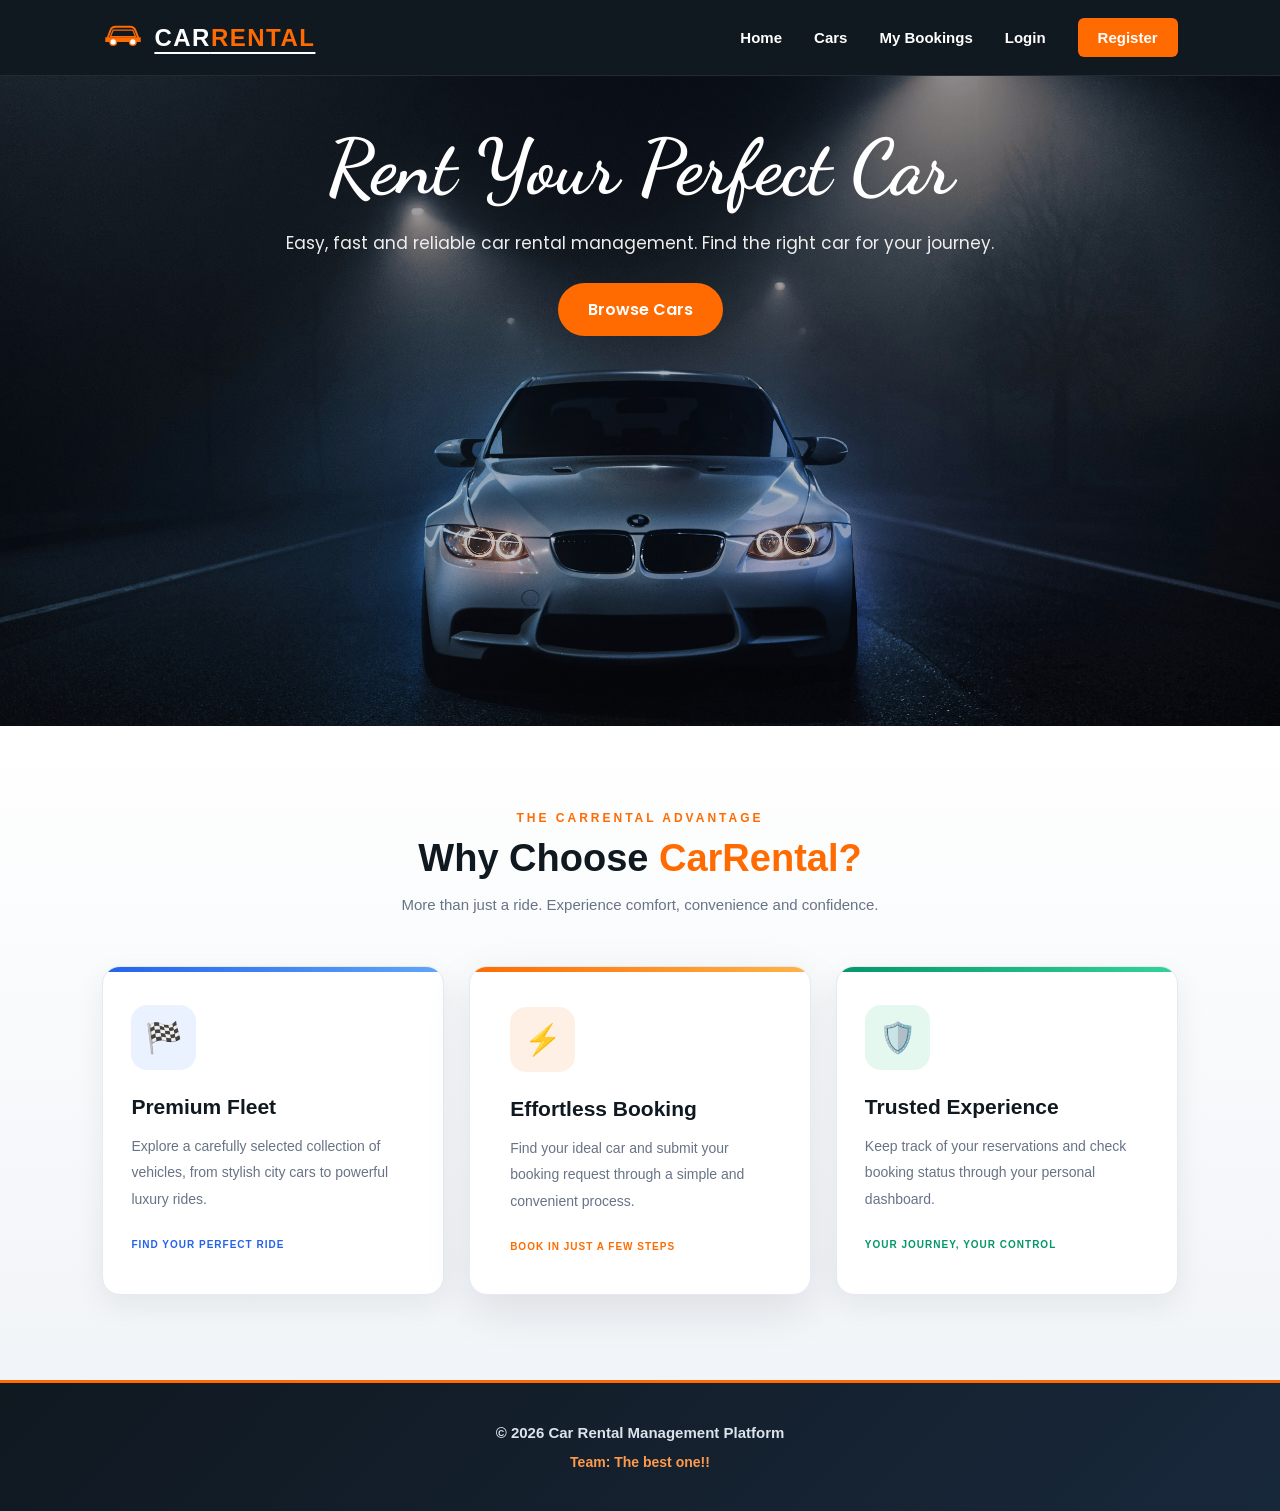
<file: index.html>
<!DOCTYPE html>
<html lang="en">
<head>
    <meta charset="UTF-8">
    <meta name="viewport" content="width=device-width, initial-scale=1.0">

    <title>Car Rental Management</title>
<link href="https://fonts.googleapis.com/css2?family=Dancing+Script:wght@700&family=Poppins:wght@400;500;600;700&display=swap" rel="stylesheet">
    <link rel="stylesheet" href="css/style.css">
</head>

<body>

    <!-- Navigation Bar -->
    <header>
        <nav class="navbar">

           <div class="logo">
    <span class="logo-mark">
    <svg viewBox="0 0 64 40" width="42" height="28"
         fill="none" xmlns="http://www.w3.org/2000/svg">
        <path d="M9 25L13 14C14 11 17 9 21 9H43C47 9 50 12 51 15L55 25"
              stroke="#ff6b00" stroke-width="3" stroke-linecap="round"/>
        <path d="M5 25H59V32H5V25Z"
              fill="#ff6b00"/>
        <path d="M17 14H47L51 24H13L17 14Z"
              fill="#101820" stroke="#ff6b00" stroke-width="2"/>
        <circle cx="17" cy="32" r="5" fill="#ffffff"
                stroke="#ff6b00" stroke-width="2"/>
        <circle cx="47" cy="32" r="5" fill="#ffffff"
                stroke="#ff6b00" stroke-width="2"/>
    </svg>
</span>
    <span class="logo-name">
        CAR<span class="logo-accent">RENTAL</span>
    </span>
</div>

<ul id="nav-links" class="nav-links">
    <li><a href="index.html">Home</a></li>
    <li><a href="cars.html">Cars</a></li>
    <li><a href="my-bookings.html">My Bookings</a></li>
    <li><a href="login.html">Login</a></li>
    <li><a href="register.html" class="nav-button">Register</a></li>
</ul>
        </nav>
    </header>


    <!-- Hero Section -->
    <section class="hero">

        <div class="hero-content">

            <h1>Rent Your Perfect Car</h1>

            <p>
                Easy, fast and reliable car rental management.
                Find the right car for your journey.
            </p>

            <a href="cars.html" class="main-button">
                Browse Cars
            </a>

        </div>

    </section>


    <!-- Premium Features Section -->
<section class="features">

    <p class="section-tag">THE CARRENTAL ADVANTAGE</p>

    <h2>Why Choose <span>CarRental?</span></h2>

    <p class="features-subtitle">
        More than just a ride. Experience comfort, convenience and confidence.
    </p>

    <div class="feature-container">

        <div class="feature-card selection-card">
            <div class="feature-icon">🏁</div>
            <h3>Premium Fleet</h3>
            <p>
                Explore a carefully selected collection of vehicles,
                from stylish city cars to powerful luxury rides.
            </p>
            <span class="feature-label">FIND YOUR PERFECT RIDE</span>
        </div>

        <div class="feature-card booking-card">
            <div class="feature-icon">⚡</div>
            <h3>Effortless Booking</h3>
            <p>
                Find your ideal car and submit your booking request
                through a simple and convenient process.
            </p>
            <span class="feature-label">BOOK IN JUST A FEW STEPS</span>
        </div>

        <div class="feature-card security-card">
            <div class="feature-icon">🛡️</div>
            <h3>Trusted Experience</h3>
            <p>
                Keep track of your reservations and check booking
                status through your personal dashboard.
            </p>
            <span class="feature-label">YOUR JOURNEY, YOUR CONTROL</span>
        </div>

    </div>

</section>


    <!-- Footer -->
    <footer>

        <p>
            © 2026 Car Rental Management Platform
        </p>

        <p>
            Team: The best one!!
        </p>

    </footer>
    <script>

    const navLinks = document.getElementById("nav-links");

    const loggedIn = localStorage.getItem("loggedIn");

    if (loggedIn === "true") {

        navLinks.innerHTML = `
            <li><a href="index.html">Home</a></li>
            <li><a href="cars.html">Cars</a></li>
            <li><a href="my-bookings.html">My Bookings</a></li>
            <li><a href="#" onclick="logout()">Logout</a></li>
        `;

    }


    function logout() {

        localStorage.removeItem("loggedIn");

        alert("You have been logged out.");

        window.location.href = "index.html";

    }

</script>

</body>
</html>
</file>
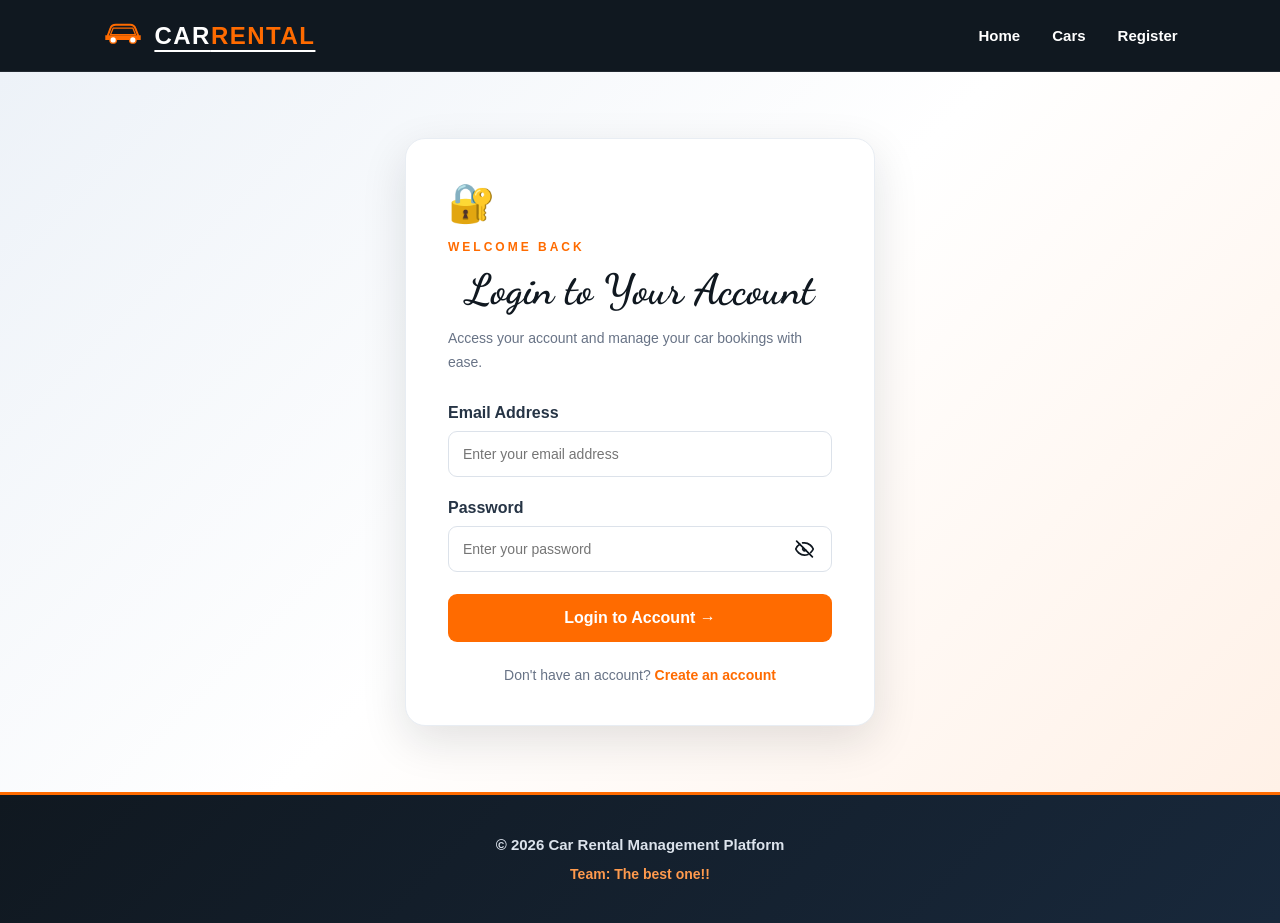
<file: admin.html>
<!DOCTYPE html>
<html lang="en">

<head>
    <meta charset="UTF-8">
    <meta name="viewport" content="width=device-width, initial-scale=1.0">

    <title>Admin Dashboard - CarRental</title>

    <link rel="stylesheet" href="css/style.css">
</head>

<body>

    <!-- Navigation -->
    <header>
    <nav class="navbar">

        <div class="logo">
            <span class="logo-mark">
                <svg viewBox="0 0 64 40" width="42" height="28"
                     fill="none" xmlns="http://www.w3.org/2000/svg">
                    <path d="M9 25L13 14C14 11 17 9 21 9H43C47 9 50 12 51 15L55 25"
                          stroke="#ff6b00" stroke-width="3" stroke-linecap="round"/>
                    <path d="M5 25H59V32H5V25Z" fill="#ff6b00"/>
                    <path d="M17 14H47L51 24H13L17 14Z"
                          fill="#101820" stroke="#ff6b00" stroke-width="2"/>
                    <circle cx="17" cy="32" r="5" fill="white" stroke="#ff6b00" stroke-width="2"/>
                    <circle cx="47" cy="32" r="5" fill="white" stroke="#ff6b00" stroke-width="2"/>
                </svg>
            </span>
            <span class="logo-name">CAR<span class="logo-accent">RENTAL</span></span>
            <span class="admin-label">ADMIN</span>
        </div>

        <ul class="nav-links">
    <li><a href="index.html">Home</a></li>
    <li><a href="cars.html">Cars</a></li>
    <li><a href="my-bookings.html">My Bookings</a></li>
    <li><a href="#" onclick="logout(); return false;">Logout</a></li>
</ul>

    </nav>
</header>


    <!-- Admin Dashboard -->
    <main class="admin-container">

        <h1>Admin Dashboard</h1>
        <h2>Add New Car</h2>

<form id="carForm">
    <input type="text" id="carName" placeholder="Car Name" required>

    <input type="text" id="carType" placeholder="Car Type" required>

    <input type="number" id="carPrice" placeholder="Price per Day" required>

    <button type="submit">Add Car</button>
</form>
<h2>Manage Cars</h2>

<div id="adminCars"></div>

        <button onclick="logout()">Logout</button>
        <p class="booking-subtitle">
            Manage customer bookings and their status.
        </p>

        <div id="adminBookings"></div>

    </main>


    <!-- Footer -->
    <footer>
        <p>© 2026 Car Rental Management Platform</p>
        <p>Team: The best one!!</p>
    </footer>


    <script>
        // Check login status
       const loggedIn = localStorage.getItem("loggedIn");
       const userRole = localStorage.getItem("userRole");

if (loggedIn !== "true" || userRole !== "admin") {
    alert("You are not authorized to access the Admin Dashboard.");
    window.location.href = "login.html";
}

        function displayBookings() {

            const bookings =
                JSON.parse(localStorage.getItem("bookings")) || [];

            const adminBookings =
                document.getElementById("adminBookings");


            // Clear previous content
            adminBookings.innerHTML = "";


            // Check for bookings
            if (bookings.length === 0) {

                adminBookings.innerHTML =
                    "<p>No bookings available.</p>";

                return;

            }


            // Display bookings
            bookings.forEach(function(booking, index) {

                const bookingCard =
                    document.createElement("div");

                bookingCard.className = "booking-item";

                bookingCard.innerHTML = `
                    <h2 class="admin-car-title">
    <span class="car-icon">🚘</span> ${booking.car}
</h2>

                    <p><strong>Name:</strong> ${booking.name}</p>

                    <p><strong>Email:</strong> ${booking.email}</p>

                    <p><strong>Phone:</strong> ${booking.phone}</p>

                    <p><strong>Pickup:</strong> ${booking.pickup}</p>

                    <p><strong>Return:</strong> ${booking.returnDate}</p>

                    <p>
                        <strong>Status:</strong>
                        ${booking.status}
                    </p>

                    <button onclick="updateStatus(${index}, 'Confirmed')">
                        Confirm
                    </button>

                    <button onclick="updateStatus(${index}, 'Cancelled')">
                        Cancel
                    </button>
                    <button onclick="deleteBooking(${index})">Delete</button>
                `;

                adminBookings.appendChild(bookingCard);

            });

        }


        // Update booking status
        function updateStatus(index, newStatus) {

            const bookings =
                JSON.parse(localStorage.getItem("bookings")) || [];


            bookings[index].status = newStatus;


            localStorage.setItem(
                "bookings",
                JSON.stringify(bookings)
            );


            alert("Booking status updated to " + newStatus);


            displayBookings();

        }
        function deleteBooking(index) {
    let bookings = JSON.parse(localStorage.getItem("bookings")) || [];

    bookings.splice(index, 1);

    localStorage.setItem("bookings", JSON.stringify(bookings));

    alert("Booking deleted successfully!");

    displayBookings();
}


        // Load bookings when page opens
        displayBookings();

        function logout() {
    localStorage.removeItem("loggedIn");
    alert("You have been logged out.");
    window.location.href = "login.html";
}
document.getElementById("carForm").addEventListener("submit", function(event) {
    event.preventDefault();

    const carName = document.getElementById("carName").value;
    const carType = document.getElementById("carType").value;
    const carPrice = document.getElementById("carPrice").value;

    const car = {
        name: carName,
        type: carType,
        price: carPrice
    };

    let cars = JSON.parse(localStorage.getItem("cars")) || [];

    cars.push(car);

    localStorage.setItem("cars", JSON.stringify(cars));

    alert("Car added successfully! 🚗");

    this.reset();
});
function displayCars() {
    const cars = JSON.parse(localStorage.getItem("cars")) || [];
    const adminCars = document.getElementById("adminCars");

    adminCars.innerHTML = "";

    if (cars.length === 0) {
        adminCars.innerHTML = "<p>No cars added yet.</p>";
        return;
    }

    cars.forEach(function(car, index) {
        const carItem = document.createElement("div");

        carItem.className = "booking-item";

        carItem.innerHTML = `
    <h3 class="admin-car-title">
    <span class="admin-car-icon">
        <svg viewBox="0 0 64 40" width="38" height="26"
             fill="none" xmlns="http://www.w3.org/2000/svg">
            <path d="M9 25L13 14C14 11 17 9 21 9H43C47 9 50 12 51 15L55 25"
                  stroke="#ff6b00" stroke-width="3" stroke-linecap="round"/>
            <path d="M5 25H59V32H5V25Z" fill="#ff6b00"/>
            <path d="M17 14H47L51 24H13L17 14Z"
                  fill="#101820" stroke="#ff6b00" stroke-width="2"/>
            <circle cx="17" cy="32" r="5" fill="white" stroke="#ff6b00" stroke-width="2"/>
            <circle cx="47" cy="32" r="5" fill="white" stroke="#ff6b00" stroke-width="2"/>
        </svg>
    </span>
    ${car.name}
</h3>
    <p><strong>Type:</strong> ${car.type}</p>
    <p><strong>Price:</strong> ₹${car.price}/day</p>

    <button onclick="editCar(${index})">
        Edit
    </button>

    <button onclick="deleteCar(${index})">
        Delete
    </button>
`;

        adminCars.appendChild(carItem);
    });
}

function deleteCar(index) {
    let cars = JSON.parse(localStorage.getItem("cars")) || [];

    cars.splice(index, 1);

    localStorage.setItem("cars", JSON.stringify(cars));

    alert("Car deleted successfully! 🚗");

    displayCars();
}

displayCars();
function editCar(index) {
    let cars = JSON.parse(localStorage.getItem("cars")) || [];

    const car = cars[index];

    const newName = prompt("Enter new car name:", car.name);
    if (newName === null) return;

    const newType = prompt("Enter new car type:", car.type);
    if (newType === null) return;

    const newPrice = prompt("Enter new price per day:", car.price);
    if (newPrice === null) return;

    if (!newName || !newType || !newPrice) {
        alert("Please enter all car details.");
        return;
    }

    cars[index] = {
        name: newName,
        type: newType,
        price: newPrice
    };

    localStorage.setItem("cars", JSON.stringify(cars));

    alert("Car updated successfully! 🚗");

    displayCars();
}
    </script>

</body>

</html>
</file>
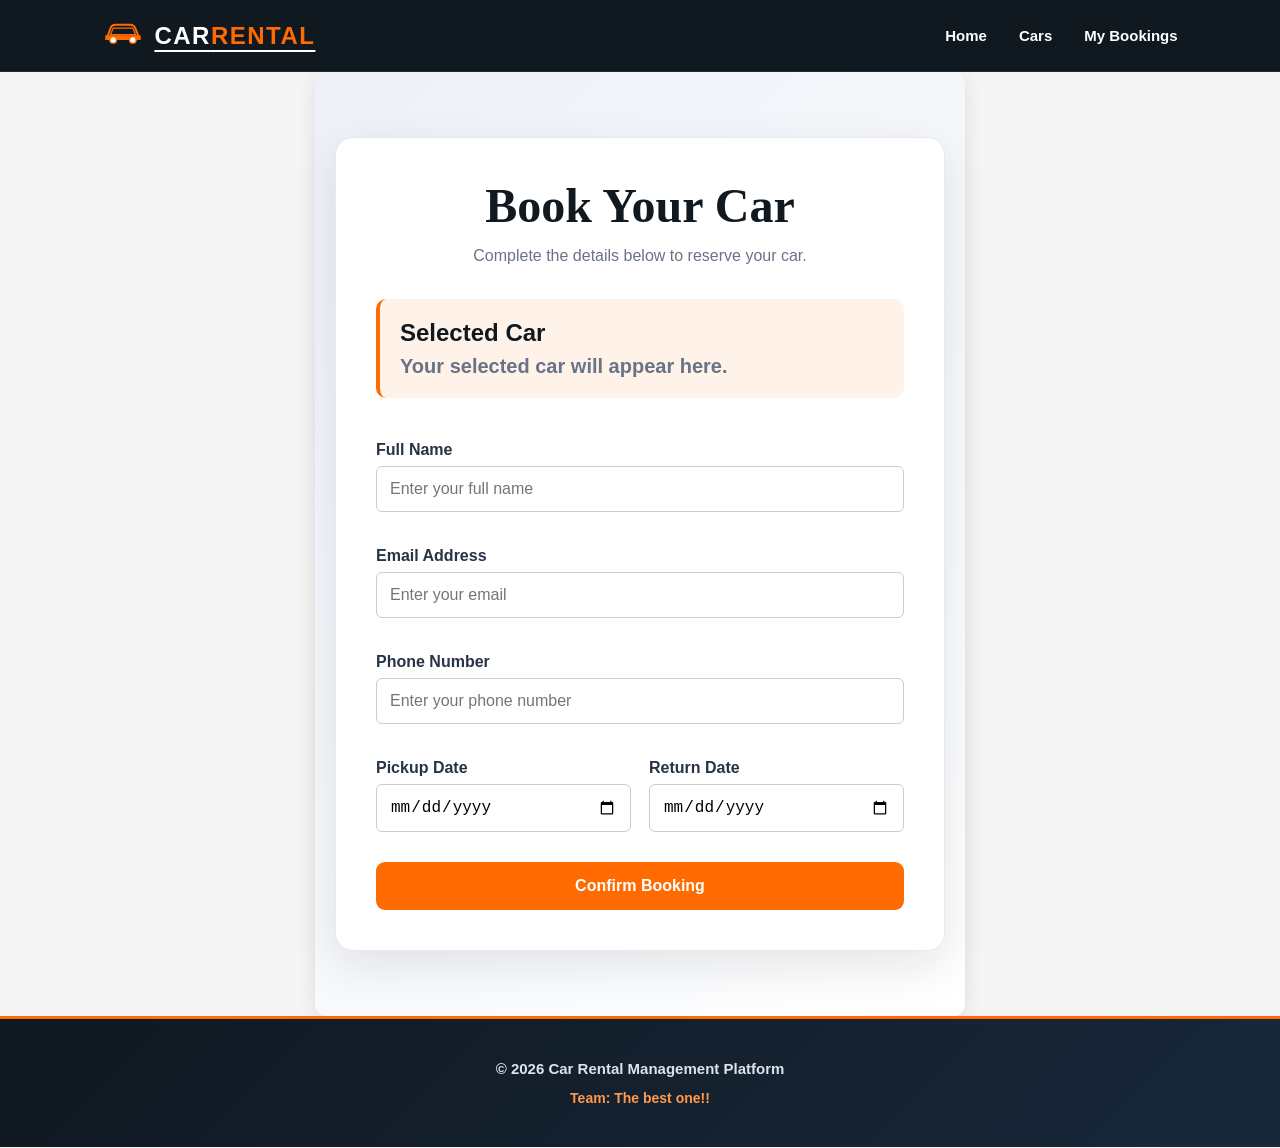
<file: booking.html>
<!DOCTYPE html>
<html lang="en">

<head>
    <meta charset="UTF-8">
    <meta name="viewport" content="width=device-width, initial-scale=1.0">

    <title>Book Your Car - CarRental</title>

    <link rel="stylesheet" href="css/style.css">
</head>

<body>

    <!-- Navigation -->
    <header>
    <nav class="navbar">

        <div class="logo">
            <span class="logo-mark">
                <svg viewBox="0 0 64 40" width="42" height="28"
                     fill="none" xmlns="http://www.w3.org/2000/svg">
                    <path d="M9 25L13 14C14 11 17 9 21 9H43C47 9 50 12 51 15L55 25"
                          stroke="#ff6b00" stroke-width="3" stroke-linecap="round"/>
                    <path d="M5 25H59V32H5V25Z" fill="#ff6b00"/>
                    <path d="M17 14H47L51 24H13L17 14Z"
                          fill="#101820" stroke="#ff6b00" stroke-width="2"/>
                    <circle cx="17" cy="32" r="5" fill="white" stroke="#ff6b00" stroke-width="2"/>
                    <circle cx="47" cy="32" r="5" fill="white" stroke="#ff6b00" stroke-width="2"/>
                </svg>
            </span>
            <span class="logo-name">CAR<span class="logo-accent">RENTAL</span></span>
        </div>

        <ul class="nav-links">
            <li><a href="index.html">Home</a></li>
            <li><a href="cars.html">Cars</a></li>
            <li><a href="my-bookings.html">My Bookings</a></li>
        </ul>

    </nav>
</header>


    <!-- Booking Section -->
    <main class="booking-container">

        <div class="booking-card">

            <h1>Book Your Car</h1>

            <p class="booking-subtitle">
                Complete the details below to reserve your car.
            </p>

            <!-- Selected Car -->
            <div class="selected-car">
                <h2 id="carName">Selected Car</h2>
                <p id="carMessage">
                    Your selected car will appear here.
                </p>
            </div>


            <!-- Booking Form -->
            <form id="bookingForm">

                <div class="form-group">
                    <label for="name">Full Name</label>
                    <input
                        type="text"
                        id="name"
                        placeholder="Enter your full name"
                        required
                    >
                </div>


                <div class="form-group">
                    <label for="email">Email Address</label>
                    <input
                        type="email"
                        id="email"
                        placeholder="Enter your email"
                        required
                    >
                </div>


                <div class="form-group">
                    <label for="phone">Phone Number</label>
                    <input
                        type="tel"
                        id="phone"
                        placeholder="Enter your phone number"
                        pattern="[0-9]{10}"
                        maxlength="10"
                        required
                    >
                </div>

                                    
                <div class="date-row">

                    <div class="form-group">
                        <label for="pickup">Pickup Date</label>
                        <input
                            type="date"
                            id="pickup"
                            required
                        >
                    </div>

                    
                    <div class="form-group">
                        <label for="return">Return Date</label>
                        <input
                            type="date"
                            id="return"
                            required
                        >
                    </div>

                </div>


                <button type="submit" class="confirm-btn">
                    Confirm Booking
                </button>

            </form>

        </div>

    </main>


    <!-- Footer -->
    <footer>
        <p>© 2026 Car Rental Management Platform</p>
        <p>Team: The best one!!</p>
    </footer>


    <script>

    // Get selected car from URL
    const params = new URLSearchParams(window.location.search);
    const car = params.get("car");

    // Display selected car
    if (car) {
        document.getElementById("carName").textContent = "🚗 " + car;
        document.getElementById("carMessage").textContent =
            "You are booking this car.";
    }

    // Set today's date as minimum pickup date
    const today = new Date().toISOString().split("T")[0];

    document.getElementById("pickup").min = today;
    document.getElementById("return").min = today;


    // When pickup date changes
    document.getElementById("pickup").addEventListener("change", function () {

        document.getElementById("return").min = this.value;

    });


    // Booking form submission
    document.getElementById("bookingForm").addEventListener("submit", function(event) {

        event.preventDefault();

        const name = document.getElementById("name").value;
        const email = document.getElementById("email").value;
        const phone = document.getElementById("phone").value;
        const pickup = document.getElementById("pickup").value;
        const returnDate = document.getElementById("return").value;


        // Check return date
        if (returnDate < pickup) {

            alert("Return date cannot be before pickup date.");

            return;

        }


        // Create booking object
        const booking = {

            car: car || "Car not selected",
            name: name,
            email: email,
            phone: phone,
            pickup: pickup,
            returnDate: returnDate,
            status: "Pending"

        };


        // Get existing bookings
        let bookings = JSON.parse(localStorage.getItem("bookings")) || [];


        // Add new booking
        bookings.push(booking);


        // Save bookings
        localStorage.setItem("bookings", JSON.stringify(bookings));


        // Confirmation
        alert(
            "Booking Confirmed! 🎉\n\n" +
            "Car: " + booking.car + "\n" +
            "Name: " + booking.name + "\n" +
            "Email: " + booking.email + "\n" +
            "Phone: " + booking.phone + "\n" +
            "Pickup: " + booking.pickup + "\n" +
            "Return: " + booking.returnDate + "\n" +
            "Status: " + booking.status
        );


        // Clear form
        this.reset();

    });
     
     </script>

</body>

</html>
</file>
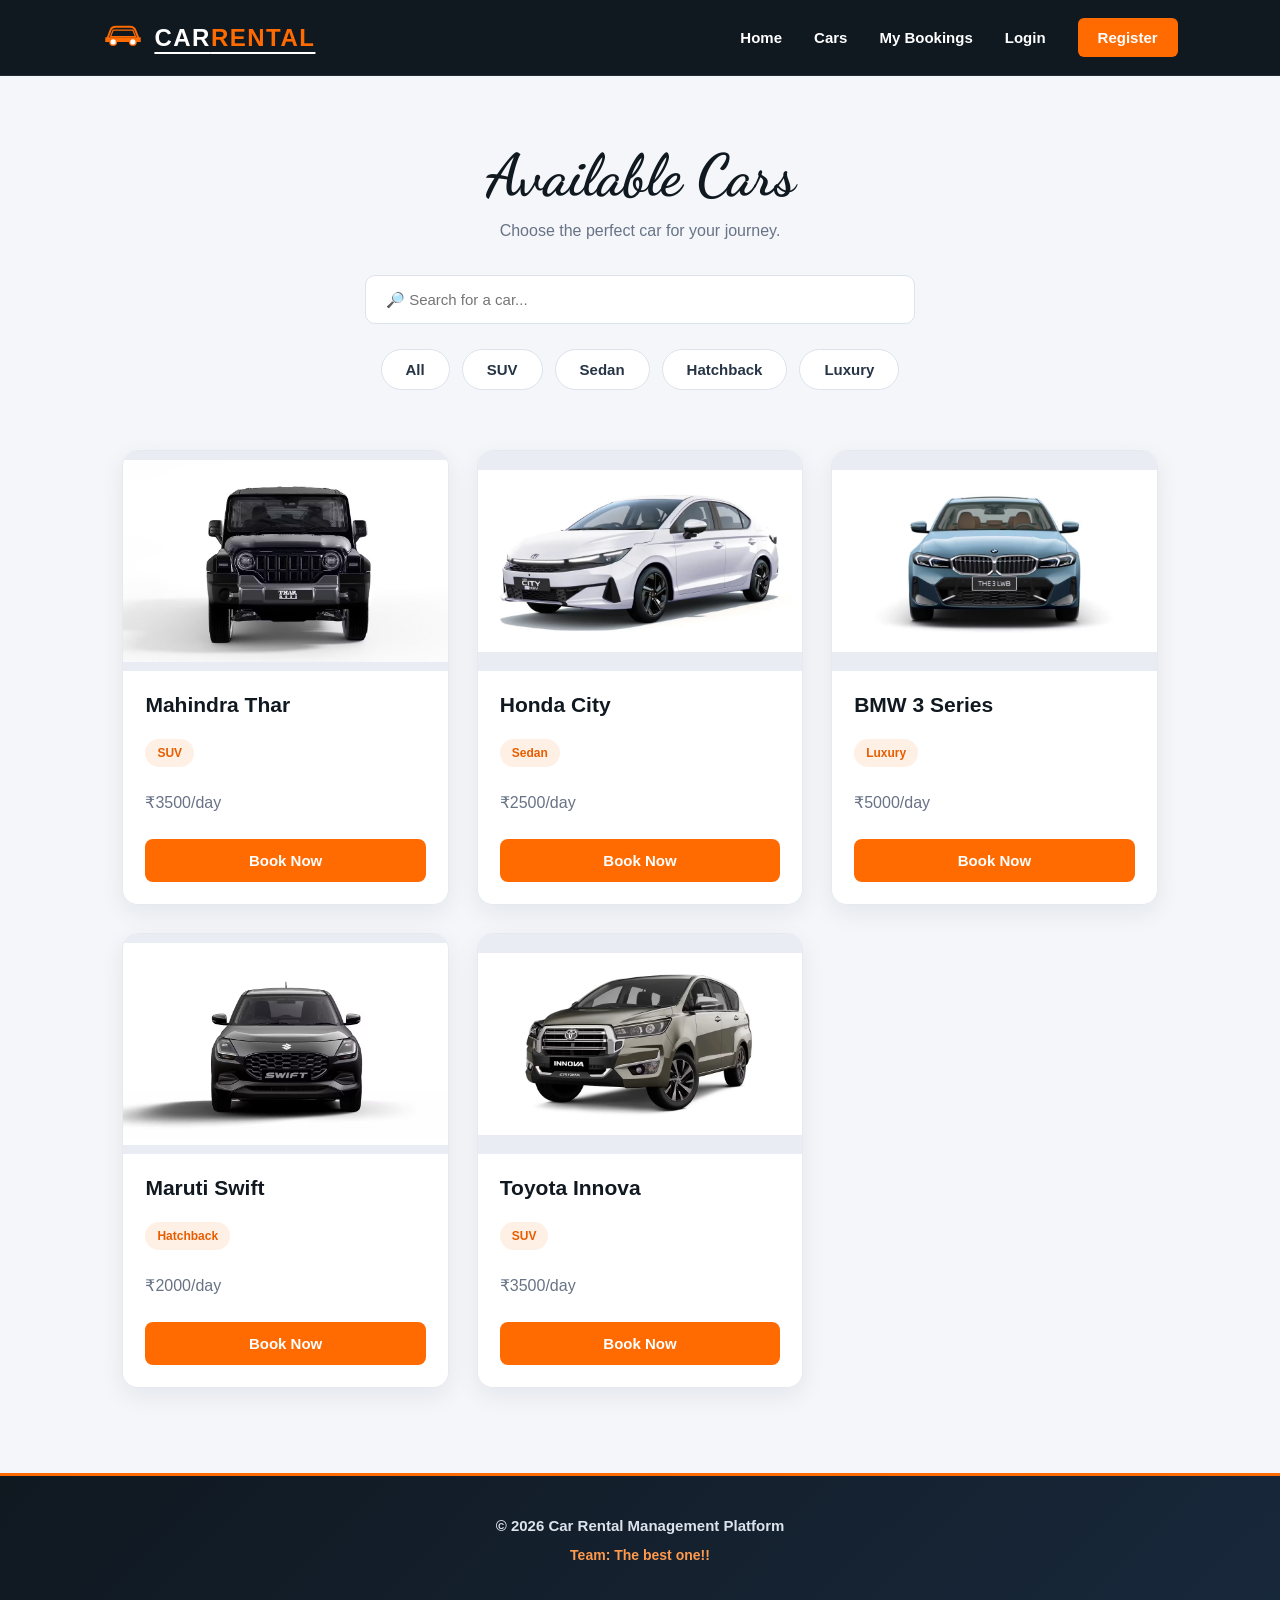
<file: cars.html>
<!DOCTYPE html>
<html lang="en">

<head>
    <meta charset="UTF-8">
    <meta name="viewport" content="width=device-width, initial-scale=1.0">

    <title>Available Cars - CarRental</title>
<link href="https://fonts.googleapis.com/css2?family=Dancing+Script:wght@700&display=swap" rel="stylesheet">
    <link rel="stylesheet" href="css/style.css">
</head>

<body>

    <!-- Navigation Bar -->
    <header>
        <nav class="navbar">

            <div class="logo">
    <span class="logo-mark">
        <svg viewBox="0 0 64 40" width="42" height="28"
             fill="none" xmlns="http://www.w3.org/2000/svg">
            <path d="M9 25L13 14C14 11 17 9 21 9H43C47 9 50 12 51 15L55 25"
                  stroke="#ff6b00" stroke-width="3" stroke-linecap="round"/>
            <path d="M5 25H59V32H5V25Z" fill="#ff6b00"/>
            <path d="M17 14H47L51 24H13L17 14Z"
                  fill="#101820" stroke="#ff6b00" stroke-width="2"/>
            <circle cx="17" cy="32" r="5" fill="#ffffff"
                    stroke="#ff6b00" stroke-width="2"/>
            <circle cx="47" cy="32" r="5" fill="#ffffff"
                    stroke="#ff6b00" stroke-width="2"/>
        </svg>
    </span>
    <span class="logo-name">
        CAR<span class="logo-accent">RENTAL</span>
    </span>
</div>

            <ul class="nav-links">
                <li><a href="index.html">Home</a></li>
                <li><a href="cars.html">Cars</a></li>
                <li><a href="my-bookings.html">My Bookings</a></li>
                <li><a href="login.html">Login</a></li>
                <li><a href="register.html" class="nav-button">Register</a></li>
            </ul>

        </nav>
    </header>


    <!-- Cars Section -->
    <main class="cars-page">

        <h1>Available Cars</h1>

        <p class="cars-subtitle">
            Choose the perfect car for your journey.
        </p>


        <!-- Search -->
        <div class="search-box">

            <input
                type="text"
                id="searchInput"
                placeholder="🔎 Search for a car..."
            >

        </div>


        <!-- Filters -->
        <div class="filters">

            <button onclick="filterCars('all')">
                All
            </button>

            <button onclick="filterCars('SUV')">
                SUV
            </button>

            <button onclick="filterCars('Sedan')">
                Sedan
            </button>

            <button onclick="filterCars('Hatchback')">
                Hatchback
            </button>

            <button onclick="filterCars('Luxury')">
                Luxury
            </button>

        </div>


        <!-- Cars Container -->
        <div class="cars-container" id="carsContainer">


            
           


        </div>

    </main>


    <!-- Footer -->
    <footer>

        <p>
            © 2026 Car Rental Management Platform
        </p>

        <p>
            Team: The best one!!
        </p>

    </footer>


    <!-- JavaScript -->
    <script>

        // Search cars
        const searchInput =
            document.getElementById("searchInput");

        searchInput.addEventListener("input", function () {

            const searchText =
                searchInput.value.toLowerCase();

            const cars =
                document.querySelectorAll(".car-card");

            cars.forEach(function (car) {

                const carName =
                    car.querySelector("h2")
                       .textContent
                       .toLowerCase();

                if (carName.includes(searchText)) {

                    car.style.display = "block";

                } else {

                    car.style.display = "none";

                }

            });

        });


        // Filter cars
        function filterCars(type) {

            const cars =
                document.querySelectorAll(".car-card");

            cars.forEach(function (car) {

                if (
                    type === "all" ||
                    car.dataset.type === type
                ) {

                    car.style.display = "block";

                } else {

                    car.style.display = "none";

                }

            });

        }


        // Book car
        function bookCar(carName) {

    window.location.href =
        "booking.html?car=" +
        encodeURIComponent(carName);

}
// Add default cars to the saved car list
if (true) {

    let cars = JSON.parse(localStorage.getItem("cars")) || [];

    const defaultCars = [
    {
        name: "Mahindra Thar",
        type: "SUV",
        price: "3500"
    },
    {
        name: "Honda City",
        type: "Sedan",
        price: "2500"
    },
    {
        name: "BMW 3 Series",
        type: "Luxury",
        price: "5000"
    },
    {
        name: "Maruti Swift",
        type: "Hatchback",
        price: "2000"
    },
    {
        name: "Toyota Innova",
        type: "SUV",
        price: "3500"
    }
];

    defaultCars.forEach(function(defaultCar) {

        const alreadyExists = cars.some(function(car) {
            return car.name === defaultCar.name;
        });

        if (!alreadyExists) {
            cars.push(defaultCar);
        }
    });

    localStorage.setItem("cars", JSON.stringify(cars));
    localStorage.setItem("carsInitialized", "true");
}

// Load all cars
const savedCars = JSON.parse(localStorage.getItem("cars")) || [];

const carsContainer = document.getElementById("carsContainer");

savedCars.forEach(function(car) {
    const carCard = document.createElement("div");

    carCard.className = "car-card";
    carCard.setAttribute("data-type", car.type);

    // Choose image based on car name
    let carImage = "images/car.jpg";

    if (car.name === "Toyota Innova") {
        carImage = "images/toyota-innova.jpg";
    } else if (car.name === "Mahindra Thar") {
        carImage = "images/mahindra-thar.jpg";
    } else if (car.name === "Honda City") {
        carImage = "images/honda-city.jpg";
    } else if (car.name === "BMW 3 Series") {
        carImage = "images/bmw-3-series.jpg";
    } else if (car.name === "Maruti Swift") {
        carImage = "images/maruti-swift.jpg";
    }

    carCard.innerHTML = `
        <div class="car-image">
            <img src="${carImage}" alt="${car.name}">
        </div>

        <div class="car-info">
            <h2>${car.name}</h2>

            <p class="car-type">
                ${car.type}
            </p>

            <p>
                ₹${car.price}/day
            </p>

            <button onclick="bookCar('${car.name}')">
                Book Now
            </button>
        </div>
    `;

    carsContainer.appendChild(carCard);
});


    </script>

</body>

</html>
</file>
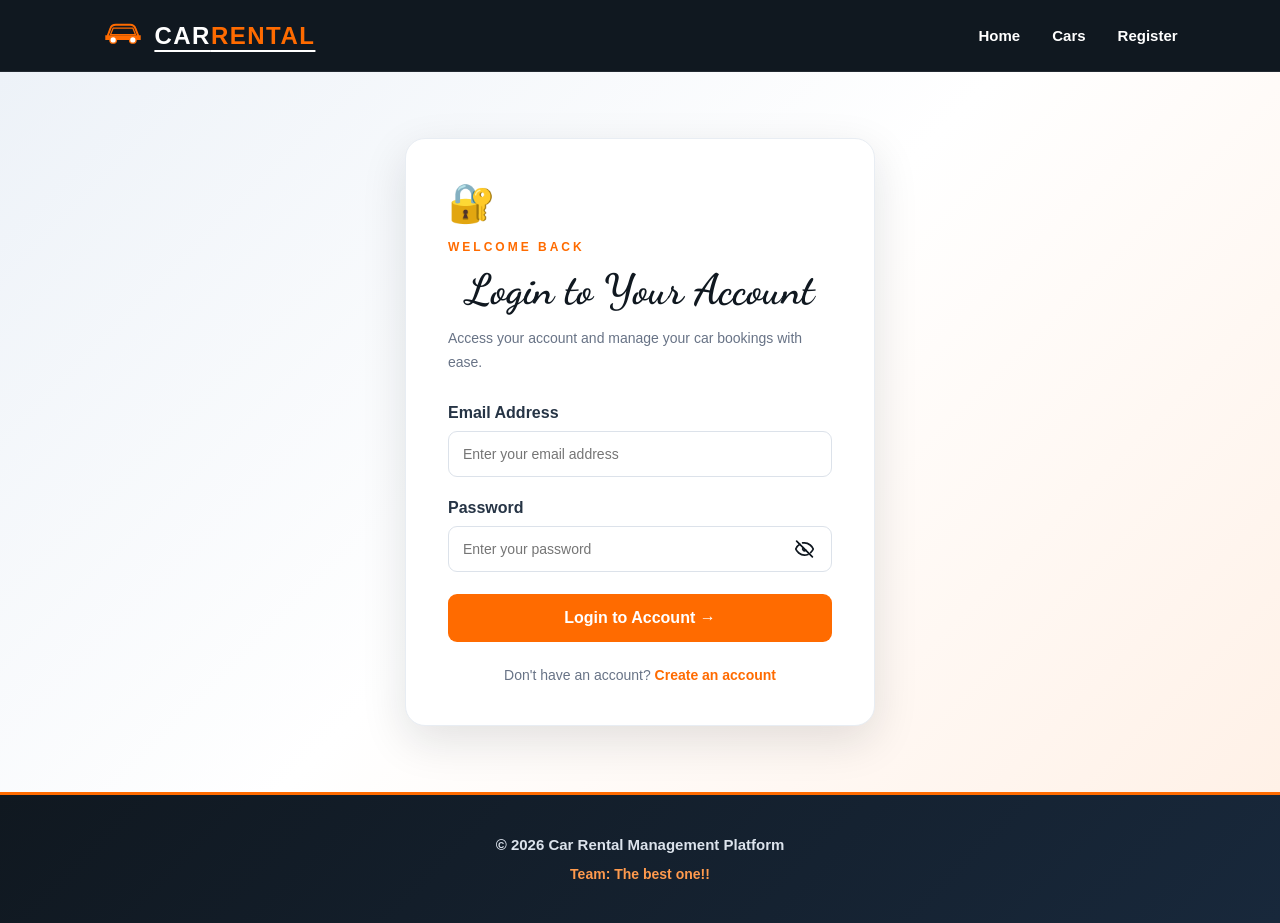
<file: login.html>
<!DOCTYPE html>
<html lang="en">

<head>
    <meta charset="UTF-8">
    <meta name="viewport" content="width=device-width, initial-scale=1.0">

    <title>Login - CarRental</title>

    <link rel="preconnect" href="https://fonts.googleapis.com">
    <link rel="preconnect" href="https://fonts.gstatic.com" crossorigin>
    <link href="https://fonts.googleapis.com/css2?family=Poppins:wght@400;500;600;700&family=Dancing+Script:wght@600;700&display=swap" rel="stylesheet">

    <link rel="stylesheet" href="css/style.css">
</head>

<body>

    <!-- Navigation Bar -->
    <nav class="navbar">

        <a href="index.html" class="logo">
            <span class="logo-mark">
                <svg viewBox="0 0 64 40" width="42" height="28" fill="none" xmlns="http://www.w3.org/2000/svg">
                    <path d="M9 25L13 14C14 11 17 9 21 9H43C47 9 50 12 51 15L55 25" stroke="#ff6b00" stroke-width="3" stroke-linecap="round"/>
                    <path d="M5 25H59V32H5V25Z" fill="#ff6b00"/>
                    <path d="M17 14H47L51 24H13L17 14Z" fill="#101820" stroke="#ff6b00" stroke-width="2"/>
                    <circle cx="17" cy="32" r="5" fill="white" stroke="#ff6b00" stroke-width="2"/>
                    <circle cx="47" cy="32" r="5" fill="white" stroke="#ff6b00" stroke-width="2"/>
                </svg>
            </span>

            <span class="logo-name">CAR<span class="logo-accent">RENTAL</span></span>
        </a>

        <ul class="nav-links">
            <li><a href="index.html">Home</a></li>
            <li><a href="cars.html">Cars</a></li>
            <li><a href="register.html">Register</a></li>
        </ul>

    </nav>


    <!-- Login Section -->
    <main class="auth-container">

        <div class="auth-card">

            <div class="auth-icon">🔐</div>

            <p class="auth-tag">WELCOME BACK</p>

            <h1>Login to Your Account</h1>

            <p class="auth-description">
                Access your account and manage your car bookings with ease.
            </p>

            <form id="loginForm">

                <div class="auth-field">
                    <label for="email">Email Address</label>
                    <input
                        type="email"
                        id="email"
                        placeholder="Enter your email address"
                        required
                    >
                </div>

                <div class="auth-field">
    <label for="password">Password</label>

    <div class="password-wrapper">
        <input
            type="password"
            id="password"
            placeholder="Enter your password"
            required
        >

        <button type="button" id="togglePassword"
            class="toggle-password" aria-label="Show password">

            <svg id="eyeIcon" xmlns="http://www.w3.org/2000/svg"
                width="21" height="21" viewBox="0 0 24 24"
                fill="none" stroke="currentColor"
                stroke-width="2" stroke-linecap="round"
                stroke-linejoin="round">

                <path d="M3 3l18 18"/>
                <path d="M10.58 10.58a2 2 0 0 0 2.83 2.83"/>
                <path d="M9.88 5.09A10.94 10.94 0 0 1 12 4.9c5 0 9 4.5 10 7.1a11.8 11.8 0 0 1-3 4.2"/>
                <path d="M6.61 6.61A11.8 11.8 0 0 0 2 12c1 2.6 5 7.1 10 7.1a10.9 10.9 0 0 0 4-.75"/>

            </svg>
        </button>
    </div>
</div> 

                <button type="submit" class="auth-submit">
                    Login to Account →
                </button>

            </form>

            <p class="auth-register">
                Don't have an account?
                <a href="register.html">Create an account</a>
            </p>

        </div>

    </main>


    <!-- Footer -->
    <footer>
        <p>© 2026 Car Rental Management Platform</p>
        <p>Team: The best one!!</p>
    </footer>


    <!-- Login JavaScript -->
    <script>

        document
            .getElementById("loginForm")
            .addEventListener("submit", function(event) {

                event.preventDefault();

                const email = document.getElementById("email").value;
                const password = document.getElementById("password").value;

                const savedUser =
                    JSON.parse(localStorage.getItem("user"));

                // Admin Login
                if (
                    email === "admin@carrental.com" &&
                    password === "admin123"
                ) {

                    localStorage.setItem("loggedIn", "true");
                    localStorage.setItem("userRole", "admin");

                    alert("Admin login successful! 🎉");
                    window.location.href = "admin.html";

                }

                // Customer Login
                else if (
                    savedUser &&
                    email === savedUser.email &&
                    password === savedUser.password
                ) {

                    localStorage.setItem("loggedIn", "true");
                    localStorage.setItem("userRole", "customer");

                    alert("Login successful! 🎉");
                    window.location.href = "index.html";

                }

                // Invalid Login
                else {

                    alert("Invalid email or password.");

                }

            });
        const password = document.getElementById("password");
const togglePassword = document.getElementById("togglePassword");
const eyeIcon = document.getElementById("eyeIcon");

togglePassword.addEventListener("click", function () {

    if (password.type === "password") {

        password.type = "text";
        togglePassword.setAttribute("aria-label", "Hide password");

        eyeIcon.innerHTML = `
            <path d="M2 12s3.6-7 10-7 10 7 10 7-3.6 7-10 7-10-7-10-7z"/>
            <circle cx="12" cy="12" r="3"/>
        `;

    } else {

        password.type = "password";
        togglePassword.setAttribute("aria-label", "Show password");

        eyeIcon.innerHTML = `
            <path d="M3 3l18 18"/>
            <path d="M10.58 10.58a2 2 0 0 0 2.83 2.83"/>
            <path d="M9.88 5.09A10.94 10.94 0 0 1 12 4.9c5 0 9 4.5 10 7.1a11.8 11.8 0 0 1-3 4.2"/>
            <path d="M6.61 6.61A11.8 11.8 0 0 0 2 12c1 2.6 5 7.1 10 7.1a10.9 10.9 0 0 0 4-.75"/>
        `;
    }
});
    </script>

</body>
</html>
</file>
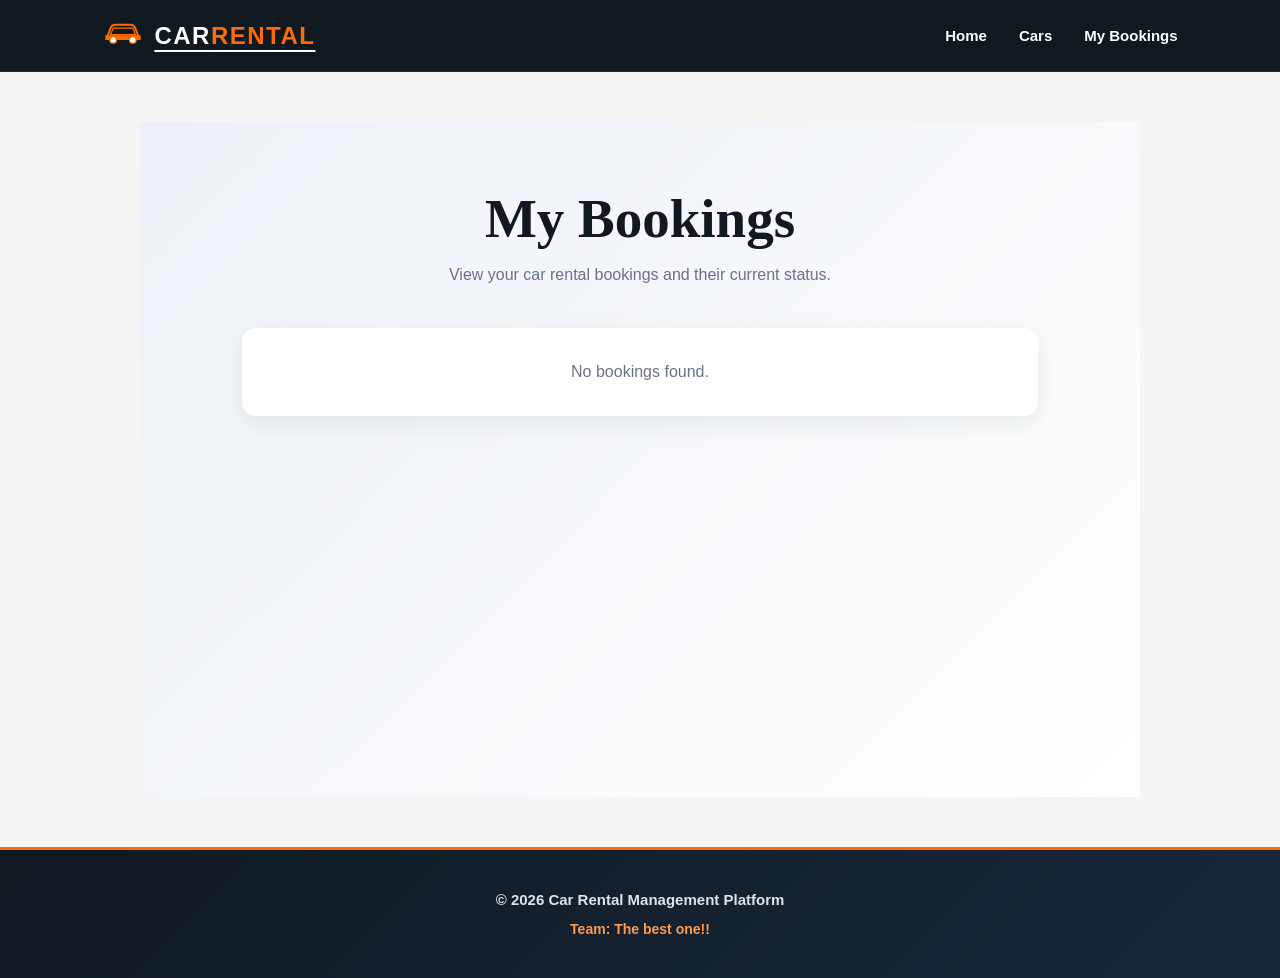
<file: my-bookings.html>
<!DOCTYPE html>
<html lang="en">

<head>
    <meta charset="UTF-8">
    <meta name="viewport" content="width=device-width, initial-scale=1.0">

    <title>My Bookings - CarRental</title>

    <link rel="stylesheet" href="css/style.css">
</head>

<body>

    <!-- Navigation -->
<header>
    <nav class="navbar">

        <div class="logo">
            <span class="logo-mark">
                <svg viewBox="0 0 64 40" width="42" height="28"
                     fill="none" xmlns="http://www.w3.org/2000/svg">
                    <path d="M9 25L13 14C14 11 17 9 21 9H43C47 9 50 12 51 15L55 25"
                          stroke="#ff6b00" stroke-width="3" stroke-linecap="round"/>
                    <path d="M5 25H59V32H5V25Z" fill="#ff6b00"/>
                    <path d="M17 14H47L51 24H13L17 14Z"
                          fill="#101820" stroke="#ff6b00" stroke-width="2"/>
                    <circle cx="17" cy="32" r="5" fill="white" stroke="#ff6b00" stroke-width="2"/>
                    <circle cx="47" cy="32" r="5" fill="white" stroke="#ff6b00" stroke-width="2"/>
                </svg>
            </span>
            <span class="logo-name">CAR<span class="logo-accent">RENTAL</span></span>
        </div>

        <ul class="nav-links">
            <li><a href="index.html">Home</a></li>
            <li><a href="cars.html">Cars</a></li>
            <li><a href="my-bookings.html">My Bookings</a></li>
        </ul>

    </nav>
</header>


    <!-- My Bookings -->
    <main class="bookings-container">

        <h1>My Bookings</h1>

        <p class="booking-subtitle">
            View your car rental bookings and their current status.
        </p>

        <div id="bookingsList"></div>

    </main>


    <!-- Footer -->
    <footer>
        <p>© 2026 Car Rental Management Platform</p>
        <p>Team: The best one!!</p>
    </footer>


    <script>

        // Get saved bookings
        const bookings =
            JSON.parse(localStorage.getItem("bookings")) || [];

        const bookingsList =
            document.getElementById("bookingsList");


        // Check if there are no bookings
        if (bookings.length === 0) {

            bookingsList.innerHTML =
                "<p>No bookings found.</p>";

        } else {

            // Display every booking
            bookings.forEach(function(booking, index) {

                const bookingCard =
                    document.createElement("div");

                bookingCard.className = "booking-item";

                bookingCard.innerHTML = `
                    <h2 class="booking-car-title">
    <span class="booking-car-icon">
        <svg viewBox="0 0 64 40" width="38" height="26"
             fill="none" xmlns="http://www.w3.org/2000/svg">
            <path d="M9 25L13 14C14 11 17 9 21 9H43C47 9 50 12 51 15L55 25"
                  stroke="#ff6b00" stroke-width="3" stroke-linecap="round"/>
            <path d="M5 25H59V32H5V25Z" fill="#ff6b00"/>
            <path d="M17 14H47L51 24H13L17 14Z"
                  fill="#101820" stroke="#ff6b00" stroke-width="2"/>
            <circle cx="17" cy="32" r="5" fill="white" stroke="#ff6b00" stroke-width="2"/>
            <circle cx="47" cy="32" r="5" fill="white" stroke="#ff6b00" stroke-width="2"/>
        </svg>
    </span>
    ${booking.car}
</h2>

                    <p><strong>Name:</strong> ${booking.name}</p>

                    <p><strong>Email:</strong> ${booking.email}</p>

                    <p><strong>Phone:</strong> ${booking.phone}</p>

                    <p><strong>Pickup:</strong> ${booking.pickup}</p>

                    <p><strong>Return:</strong> ${booking.returnDate}</p>

                    <p>
                        <strong>Status:</strong>
                        <span class="status">
                            ${booking.status}
                        </span>
                    </p>
                `;

                bookingsList.appendChild(bookingCard);

            });

        }

    </script>

</body>

</html>
</file>
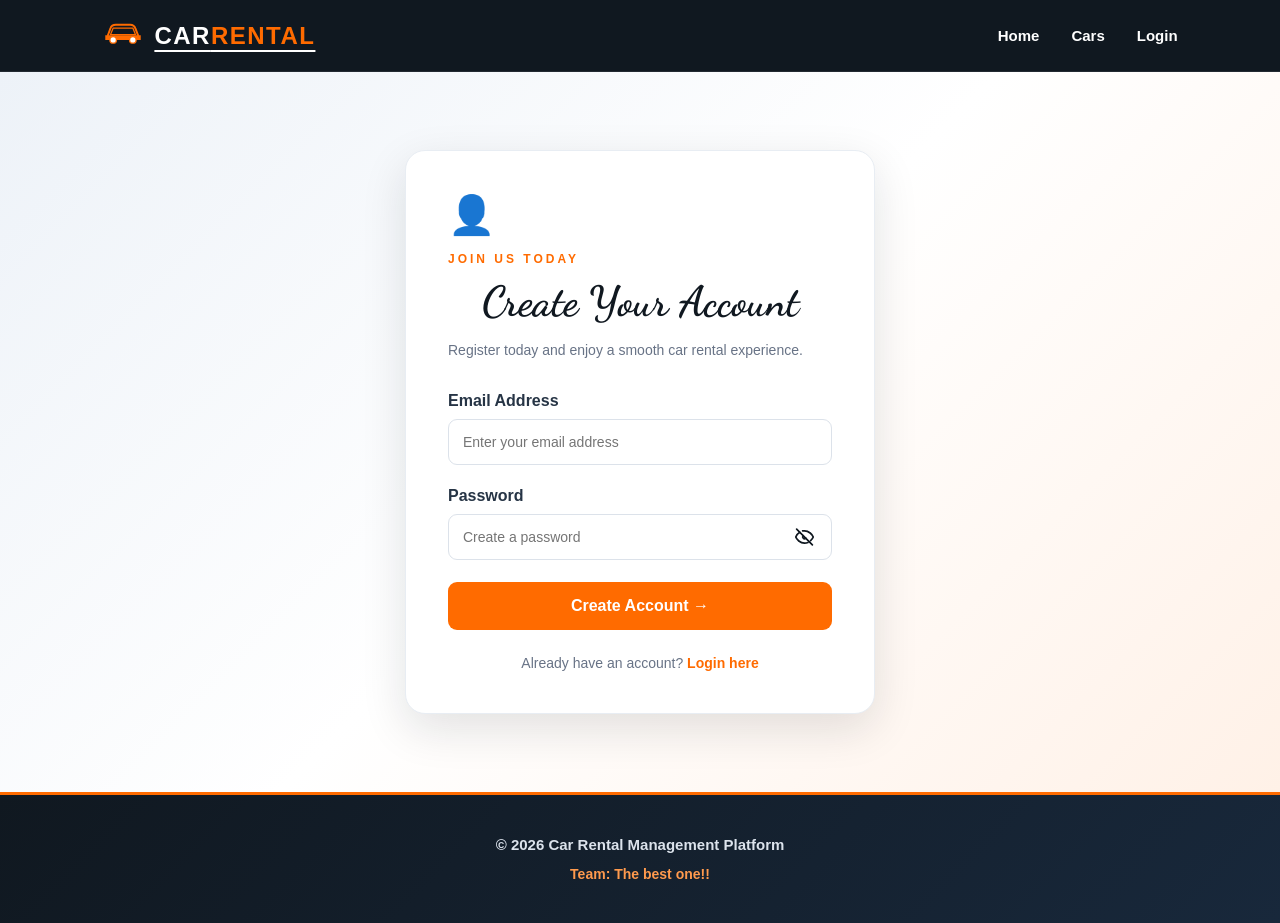
<file: register.html>
<!DOCTYPE html>
<html lang="en">

<head>
    <meta charset="UTF-8">
    <meta name="viewport" content="width=device-width, initial-scale=1.0">

    <title>Register - CarRental</title>
<link href="https://fonts.googleapis.com/css2?family=Dancing+Script:wght@700&family=Poppins:wght@400;500;600;700&display=swap" rel="stylesheet">
    <link rel="stylesheet" href="css/style.css">
</head>

<body>

    <header>
    <nav class="navbar">
        <div class="logo">
            <span class="logo-mark">
                <svg viewBox="0 0 64 40" width="42" height="28"
                    fill="none" xmlns="http://www.w3.org/2000/svg">
                    <path d="M9 25L13 14C14 11 17 9 21 9H43C47 9 50 12 51 15L55 25"
                        stroke="#ff6b00" stroke-width="3" stroke-linecap="round"/>
                    <path d="M5 25H59V32H5V25Z" fill="#ff6b00"/>
                    <path d="M17 14H47L51 24H13L17 14Z"
                        fill="#101820" stroke="#ff6b00" stroke-width="2"/>
                    <circle cx="17" cy="32" r="5" fill="white" stroke="#ff6b00" stroke-width="2"/>
                    <circle cx="47" cy="32" r="5" fill="white" stroke="#ff6b00" stroke-width="2"/>
                </svg>
            </span>
            <span class="logo-name">CAR<span class="logo-accent">RENTAL</span></span>
        </div>

        <ul class="nav-links">
            <li><a href="index.html">Home</a></li>
            <li><a href="cars.html">Cars</a></li>
            <li><a href="login.html">Login</a></li>
        </ul>
    </nav>
</header>


    <main class="auth-container">
    <div class="auth-card">

        <div class="auth-icon">👤</div>

        <p class="auth-tag">JOIN US TODAY</p>

        <h1>Create Your Account</h1>

        <p class="auth-description">
            Register today and enjoy a smooth car rental experience.
        </p>

        <form id="registerForm">

    <div class="auth-field">
        <label for="email">Email Address</label>
        <input
            type="email"
            id="email"
            placeholder="Enter your email address"
            required
        >
    </div>

    <div class="auth-field">
        <label for="password">Password</label>

        <div class="password-wrapper">
            <input
                type="password"
                id="password"
                placeholder="Create a password"
                required
            >

            <button
                type="button"
                id="togglePassword"
                class="toggle-password"
                aria-label="Show password"
            >
                <svg id="eyeIcon"
                    xmlns="http://www.w3.org/2000/svg"
                    width="21"
                    height="21"
                    viewBox="0 0 24 24"
                    fill="none"
                    stroke="currentColor"
                    stroke-width="2"
                    stroke-linecap="round"
                    stroke-linejoin="round">

                    <path d="M3 3l18 18"/>
                    <path d="M10.58 10.58a2 2 0 0 0 2.83 2.83"/>
                    <path d="M9.88 5.09A10.94 10.94 0 0 1 12 4.9c5 0 9 4.5 10 7.1a11.8 11.8 0 0 1-3 4.2"/>
                    <path d="M6.61 6.61A11.8 11.8 0 0 0 2 12c1 2.6 5 7.1 10 7.1a10.9 10.9 0 0 0 4-.75"/>
                </svg>
            </button>
        </div>
    </div>

    <button type="submit" class="auth-submit">
        Create Account →
    </button>

</form>
        <p class="auth-register">
            Already have an account?
            <a href="login.html">Login here</a>
        </p>

    </div>
</main>

    <footer>
        <p>© 2026 Car Rental Management Platform</p>
        <p>Team: The best one!!</p>
    </footer>


    <script>
const registerForm = document.getElementById("registerForm");

registerForm.addEventListener("submit", function(event) {
    event.preventDefault();

    const email = document.getElementById("email").value;
    const password = document.getElementById("password").value;

    const user = {
        email: email,
        password: password,
        role: "customer"
    };

    localStorage.setItem("user", JSON.stringify(user));

    alert("Registration successful! 🎉");

    window.location.href = "login.html";
});

const password = document.getElementById("password");
const togglePassword = document.getElementById("togglePassword");
const eyeIcon = document.getElementById("eyeIcon");

togglePassword.addEventListener("click", function() {

    if (password.type === "password") {

        password.type = "text";
        togglePassword.setAttribute("aria-label", "Hide password");

        eyeIcon.innerHTML = `
            <path d="M2 12s3.6-7 10-7 10 7 10 7-3.6 7-10 7-10-7-10-7z"/>
            <circle cx="12" cy="12" r="3"/>
        `;

    } else {

        password.type = "password";
        togglePassword.setAttribute("aria-label", "Show password");

        eyeIcon.innerHTML = `
            <path d="M3 3l18 18"/>
            <path d="M10.58 10.58a2 2 0 0 0 2.83 2.83"/>
            <path d="M9.88 5.09A10.94 10.94 0 0 1 12 4.9c5 0 9 4.5 10 7.1a11.8 11.8 0 0 1-3 4.2"/>
            <path d="M6.61 6.61A11.8 11.8 0 0 0 2 12c1 2.6 5 7.1 10 7.1a10.9 10.9 0 0 0 4-.75"/>
        `;

    }
});
    </script>

</body>

</html>
</file>
<file: css/style.css>
* {
    margin: 0;
    padding: 0;
    box-sizing: border-box;
}

body {
    font-family: Arial, sans-serif;
    background-color: #f5f5f5;
    color: #222;
}


/* =========================
   PREMIUM NAVIGATION BAR
   ========================= */
.navbar {
    display: flex;
    justify-content: space-between;
    align-items: center;
    padding: 18px 8%;
    background: #101820 !important;
    border-bottom: 1px solid rgba(255, 255, 255, 0.08);
}

.logo {
    color: white;
    font-size: 27px;
    font-weight: bold;
    letter-spacing: 0.5px;
}

.nav-links {
    display: flex;
    gap: 32px;
    list-style: none;
    align-items: center;
}

.nav-links a {
    color: #eeeeee;
    text-decoration: none;
    font-size: 15px;
    font-weight: 600;
    transition: 0.3s;
}

.nav-links a:hover {
    color: #ff6b00;
}

.nav-links .nav-button {
    background: #ff6b00;
    color: white;
    padding: 11px 20px;
    border-radius: 6px;
    display: inline-block;
}

.nav-links .nav-button:hover {
    background: #e85d00;
    color: white;
}

/* PREMIUM HERO SECTION */

.hero {
    min-height: 650px;
    display: flex;
    justify-content: center;
    align-items: flex-start;
    text-align: center;

    background:
        linear-gradient(
            rgba(5, 12, 24, 0.45),
            rgba(5, 12, 24, 0.15)
        ),
        url("../images/car.jpg");

    background-size: cover;
    background-position: center center;
}

.hero-content {
    color: white;
    max-width: 900px;
    width: 100%;
    padding: 45px 20px 20px;
}

.hero-content h1 {
    font-family: 'Dancing Script', cursive;
    font-size: clamp(48px, 6vw, 78px);
    font-weight: 700;
    margin-bottom: 15px;
    color: white;
}

.hero-content p {
    font-family: 'Poppins', sans-serif;
    font-size: 17px;
    line-height: 1.7;
    margin-bottom: 25px;
    color: #eeeeee;
}

.main-button {
    display: inline-block;
    background: #ff6b00;
    color: white;
    padding: 14px 30px;
    text-decoration: none;
    border-radius: 30px;
    font-family: 'Poppins', sans-serif;
    font-weight: 600;
    transition: 0.3s;
}

.main-button:hover {
    background: #e85d00;
    transform: translateY(-3px);
}


/* =========================
   PREMIUM FEATURES SECTION
   ========================= */

.features {
    padding: 85px 8%;
    text-align: center;
    background: linear-gradient(180deg, #ffffff, #f1f4f8);
}

.section-tag {
    color: #ff6b00;
    font-size: 12px;
    font-weight: 700;
    letter-spacing: 3px;
    margin-bottom: 12px;
}

.features h2 {
    font-size: 38px;
    color: #101820;
    font-weight: 800;
    margin-bottom: 12px;
}

.features h2 span {
    color: #ff6b00;
}

.features-subtitle {
    color: #687386;
    font-size: 15px;
    margin-bottom: 48px;
    line-height: 1.7;
}

.feature-container {
    display: grid;
    grid-template-columns: repeat(3, 1fr);
    gap: 25px;
    max-width: 1150px;
    margin: auto;
}

.feature-card {
    position: relative;
    padding: 38px 28px;
    border-radius: 18px;
    text-align: left;
    background: white;
    border: 1px solid #e5e9f0;
    box-shadow: 0 10px 30px rgba(16, 24, 32, 0.07);
    transition: 0.3s ease;
    overflow: hidden;
}

.feature-card::before {
    content: "";
    position: absolute;
    top: 0;
    left: 0;
    width: 100%;
    height: 5px;
}

.selection-card::before {
    background: linear-gradient(90deg, #2563eb, #60a5fa);
}

.booking-card::before {
    background: linear-gradient(90deg, #ff6b00, #ffb347);
}

.security-card::before {
    background: linear-gradient(90deg, #059669, #34d399);
}

.feature-card:hover {
    transform: translateY(-9px);
    box-shadow: 0 18px 40px rgba(16, 24, 32, 0.13);
}

.feature-icon {
    width: 65px;
    height: 65px;
    display: flex;
    align-items: center;
    justify-content: center;
    border-radius: 16px;
    font-size: 30px;
    margin-bottom: 25px;
}

.selection-card .feature-icon {
    background: #eaf1ff;
}

.booking-card .feature-icon {
    background: #fff0e5;
}

.security-card .feature-icon {
    background: #e5f8ef;
}

.feature-card h3 {
    font-size: 21px;
    color: #101820;
    margin-bottom: 14px;
    font-weight: 700;
}

.feature-card p {
    color: #687386;
    font-size: 14px;
    line-height: 1.9;
    margin-bottom: 22px;
}

.feature-label {
    font-size: 10px;
    font-weight: 800;
    letter-spacing: 1px;
}

.selection-card .feature-label {
    color: #2563eb;
}

.booking-card .feature-label {
    color: #ff6b00;
}

.security-card .feature-label {
    color: #059669;
}

/* Mobile layout */

@media (max-width: 768px) {
    .features {
        padding: 60px 6%;
    }

    .features h2 {
        font-size: 30px;
    }

    .feature-container {
        grid-template-columns: 1fr;
    }
}

/* =========================
   CARS PAGE
   ========================= */

.cars-page {
    padding: 60px 8%;
    min-height: 70vh;
    text-align: center;
}

.cars-page h1 {
    font-size: 40px;
    margin-bottom: 10px;
}

.cars-subtitle {
    color: #666;
    margin-bottom: 30px;
}


/* Search */

.search-box {
    margin-bottom: 25px;
}

.search-box input {
    width: 90%;
    max-width: 600px;

    padding: 15px 20px;

    border: 1px solid #ddd;
    border-radius: 8px;

    font-size: 16px;

    outline: none;
}


/* Filters */

.filters {
    display: flex;
    justify-content: center;
    gap: 12px;

    flex-wrap: wrap;

    margin-bottom: 40px;
}

.filters button {
    padding: 10px 20px;

    border: none;
    border-radius: 6px;

    background-color: #111;
    color: white;

    cursor: pointer;

    font-size: 15px;
}

.filters button:hover {
    background-color: #ff6b00;
}


/* Cars */

.cars-container {
    display: grid;

    grid-template-columns:
        repeat(auto-fit, minmax(250px, 1fr));

    gap: 25px;

    max-width: 1200px;

    margin: auto;
}


/* Car Card */

.car-card {
    background-color: white;

    border-radius: 12px;

    overflow: hidden;

    box-shadow:
        0 5px 20px rgba(0, 0, 0, 0.1);

    transition: transform 0.2s;
}

.car-card:hover {
    transform: translateY(-5px);
}


/* Car Image */

.car-image {
    height: 180px;

    display: flex;

    justify-content: center;
    align-items: center;

    background-color: #eeeeee;

    font-size: 80px;
}


/* Car Information */

.car-info {
    padding: 25px;

    text-align: left;
}

.car-info h2 {
    margin-bottom: 8px;
}

.car-type {
    color: #ff6b00;

    font-weight: bold;

    margin-bottom: 12px;
}

.car-info p {
    color: #666;

    line-height: 1.5;
}

.car-info h3 {
    margin: 15px 0;
}


/* Availability */

.available {
    color: green !important;

    font-weight: bold;
}


/* Book Button */

.book-button {
    width: 100%;

    padding: 12px;

    border: none;

    border-radius: 6px;

    background-color: #ff6b00;

    color: white;

    font-size: 16px;

    font-weight: bold;

    cursor: pointer;
}

.book-button:hover {
    background-color: #e85d00;
}


/* Mobile */

@media (max-width: 600px) {

    .cars-page {
        padding: 40px 5%;
    }

    .cars-page h1 {
        font-size: 32px;
    }

    .car-image {
        height: 160px;
    }

}

/* =========================
   BOOKING PAGE
   ========================= */

.booking-page {
    min-height: 75vh;

    padding: 60px 20px;

    background-color: #f5f5f5;
}

.booking-container {
    max-width: 650px;

    margin: auto;

    background-color: white;

    padding: 40px;

    border-radius: 12px;

    box-shadow:
        0 5px 20px rgba(0, 0, 0, 0.1);
}

.booking-container h1 {
    text-align: center;

    font-size: 38px;

    margin-bottom: 10px;
}

.booking-subtitle {
    text-align: center;

    color: #666;

    margin-bottom: 30px;
}


/* Selected car */

.selected-car {
    background-color: #f1f1f1;

    padding: 20px;

    border-radius: 8px;

    margin-bottom: 25px;
}

.selected-car h2 {
    margin-bottom: 10px;
}

.selected-car p {
    color: #ff6b00;

    font-size: 20px;

    font-weight: bold;
}


/* Form */

#bookingForm {
    display: flex;

    flex-direction: column;
}

#bookingForm label {
    margin-top: 15px;

    margin-bottom: 7px;

    font-weight: bold;
}

#bookingForm input {
    padding: 13px;

    border: 1px solid #ccc;

    border-radius: 6px;

    font-size: 16px;
}


/* Summary */

.booking-summary {
    background-color: #f7f7f7;

    padding: 20px;

    border-radius: 8px;

    margin-top: 25px;

    line-height: 2;
}

.booking-summary p {
    display: flex;

    justify-content: space-between;
}

.total-price {
    font-size: 20px;

    font-weight: bold;

    color: #ff6b00;
}


/* Confirm button */

.confirm-button {
    margin-top: 25px;

    padding: 14px;

    border: none;

    border-radius: 7px;

    background-color: #ff6b00;

    color: white;

    font-size: 17px;

    font-weight: bold;

    cursor: pointer;
}

.confirm-button:hover {
    background-color: #e85d00;
}


/* Mobile */

@media (max-width: 600px) {

    .booking-container {
        padding: 25px;
    }

    .booking-container h1 {
        font-size: 30px;
    }

}

/* My Bookings */

.bookings-container {
    max-width: 1000px;
    margin: 50px auto;
    padding: 20px;
    min-height: 500px;
}

.bookings-container h1 {
    text-align: center;
    margin-bottom: 10px;
}

.booking-subtitle {
    text-align: center;
    margin-bottom: 30px;
}

.booking-item {
    background: white;
    padding: 25px;
    margin-bottom: 20px;
    border-radius: 10px;
    box-shadow: 0 3px 10px rgba(0, 0, 0, 0.1);
}

.booking-item h2 {
    margin-bottom: 15px;
}

.booking-item p {
    margin: 8px 0;
}

.status {
    font-weight: bold;
}

/* Admin Dashboard */

.admin-container {
    max-width: 1000px;
    margin: 50px auto;
    padding: 20px;
    min-height: 500px;
}

.admin-container h1 {
    text-align: center;
    margin-bottom: 10px;
}

.admin-container button {
    padding: 10px 18px;
    margin-right: 10px;
    margin-top: 10px;
    border: none;
    border-radius: 5px;
    cursor: pointer;
    font-weight: bold;
}

/* Admin Dashboard */

.admin-container {
    max-width: 1000px;
    margin: 50px auto;
    padding: 20px;
}

.admin-container h1 {
    text-align: center;
    margin-bottom: 30px;
}

.admin-container h2 {
    margin-top: 35px;
    margin-bottom: 15px;
}

.admin-container form {
    background: white;
    padding: 25px;
    border-radius: 10px;
    box-shadow: 0 3px 10px rgba(0, 0, 0, 0.1);
    margin-bottom: 30px;
}

.admin-container input {
    padding: 12px;
    margin: 8px;
    border: 1px solid #ccc;
    border-radius: 5px;
}

.admin-container button {
    padding: 10px 18px;
    margin: 5px;
    border: none;
    border-radius: 5px;
    cursor: pointer;
    font-weight: bold;
}
.admin-container button {
    background-color: #222;
    color: white;
    transition: 0.3s;
}

.admin-container button:hover {
    opacity: 0.8;
}

.admin-container button[onclick^="delete"] {
    background-color: #dc3545;
}

.admin-container button[onclick^="edit"] {
    background-color: #007bff;
}
/* Cars Page */

.cars-container {
    max-width: 1100px;
    margin: 40px auto;
    padding: 20px;
    display: grid;
    grid-template-columns: repeat(auto-fit, minmax(250px, 1fr));
    gap: 25px;
}

.car-card {
    background: white;
    border-radius: 12px;
    overflow: hidden;
    box-shadow: 0 4px 12px rgba(0, 0, 0, 0.12);
    transition: 0.3s;
}

.car-card:hover {
    transform: translateY(-5px);
}

.car-image {
    width: 100%;
    height: 200px;
    background: white;
    display: flex;
    align-items: center;
    justify-content: center;
    overflow: hidden;
}

.car-image img {
    width: 100%;
    height: 100%;
    object-fit: contain;
    display: block;
}

.car-info {
    padding: 20px;
    background: white;
}

.car-info h2 {
    margin: 0 0 10px 0;
    font-size: 22px;
}

.car-type {
    margin: 0 0 10px 0;
    font-weight: bold;
}

.car-info p {
    margin: 8px 0;
    font-size: 16px;
}

.car-info button {
    width: 100%;
    padding: 12px;
    margin-top: 12px;
    border: none;
    border-radius: 6px;
    background: #222;
    color: white;
    cursor: pointer;
    font-size: 16px;
}

.car-info button:hover {
    opacity: 0.8;
}

/* PREMIUM FOOTER */

footer {
    background: linear-gradient(135deg, #101820, #18283b);
    color: #dce3ec;
    text-align: center;
    padding: 35px 20px;
    line-height: 2;
    border-top: 3px solid #ff6b00;
}

footer p:first-child {
    font-size: 15px;
    font-weight: 600;
}

footer p:last-child {
    font-size: 14px;
    color: #ff9a4d;
    font-weight: 600;
}

/* PREMIUM BRAND LOGO */
.logo {
    display: flex;
    align-items: center;
    gap: 10px;
    text-decoration: none;
}

.logo-mark {
    font-size: 27px;
}

.logo-name {
    font-size: 24px;
    font-weight: 800;
    letter-spacing: 1.5px;
    color: white;

    text-decoration: underline;
    text-decoration-color: white;
    text-decoration-thickness: 2px;
    text-underline-offset: 6px;
}

.logo-accent {
    color: #ff6b00;
}

/* =========================
   PREMIUM CARS PAGE
   ========================= */

.cars-page {
    padding: 65px 8%;
    min-height: 80vh;
    background: #f4f6fa;
}

.cars-page h1 {
    text-align: center;
    color: #101820;
    font-size: 38px;
    font-weight: 800;
    margin-bottom: 12px;
}

.cars-subtitle {
    text-align: center;
    color: #687386;
    margin-bottom: 35px;
    font-size: 16px;
}

.search-box {
    max-width: 550px;
    margin: 0 auto 25px;
}

.search-box input {
    width: 100%;
    padding: 15px 20px;
    border: 1px solid #dce2eb;
    border-radius: 10px;
    font-size: 15px;
    outline: none;
    background: white;
    box-sizing: border-box;
}

.search-box input:focus {
    border-color: #ff6b00;
    box-shadow: 0 0 0 3px rgba(255, 107, 0, 0.12);
}

.filters {
    display: flex;
    justify-content: center;
    flex-wrap: wrap;
    gap: 12px;
    margin-bottom: 40px;
}

.filters button {
    padding: 11px 24px;
    border: 1px solid #dce2eb;
    border-radius: 25px;
    background: white;
    color: #263445;
    font-weight: 600;
    cursor: pointer;
    transition: 0.3s;
}

.filters button:hover {
    background: #ff6b00;
    color: white;
    border-color: #ff6b00;
    transform: translateY(-2px);
}

.cars-container {
    display: grid;
    grid-template-columns: repeat(3, minmax(0, 1fr));
    gap: 28px;
    max-width: 1250px;
    margin: auto;
}

.car-card {
    background: white;
    border-radius: 16px;
    overflow: hidden;
    border: 1px solid #e5e9f0;
    box-shadow: 0 8px 25px rgba(16, 24, 32, 0.07);
    transition: 0.3s ease;
}

.car-card:hover {
    transform: translateY(-7px);
    box-shadow: 0 16px 35px rgba(16, 24, 32, 0.13);
}

.car-image {
    height: 220px;
    background: #e9edf3;
    overflow: hidden;
}

.car-image img {
    width: 100%;
    height: 100%;
    object-fit: contain;
    transition: transform 0.4s;
}

.car-card:hover .car-image img {
    transform: scale(1.05);
}

.car-info {
    padding: 22px;
}

.car-info h2 {
    color: #101820;
    font-size: 21px;
    margin-bottom: 10px;
}

.car-info .car-type {
    display: inline-block;
    background: #fff0e5;
    color: #e85d00;
    padding: 5px 12px;
    border-radius: 20px;
    font-size: 12px;
    font-weight: 700;
}

.car-info p {
    color: #687386;
    margin: 12px 0;
}

.car-info button {
    width: 100%;
    padding: 13px;
    background: #ff6b00;
    color: white;
    border: none;
    border-radius: 8px;
    font-size: 15px;
    font-weight: 700;
    cursor: pointer;
    transition: 0.3s;
}

.car-info button:hover {
    background: #e85d00;
}

/* Responsive layout */

@media (max-width: 900px) {
    .cars-container {
        grid-template-columns: repeat(2, minmax(0, 1fr));
    }
}

@media (max-width: 600px) {
    .cars-page {
        padding: 45px 5%;
    }

    .cars-page h1 {
        font-size: 30px;
    }

    .cars-container {
        grid-template-columns: 1fr;
    }
}

.cars-page h1 {
    font-family: 'Dancing Script', cursive;
    font-size: 58px;
    font-weight: 700;
    color: #101820;
    text-align: center;
    margin-bottom: 12px;
}


/* PREMIUM BOOKING PAGE */

.booking-container {
    min-height: 85vh;
    padding: 65px 20px;
    background: linear-gradient(135deg, #edf1f7, #ffffff);
}

.booking-card {
    max-width: 650px;
    margin: auto;
    padding: 40px;
    background: white;
    border-radius: 18px;
    box-shadow: 0 15px 45px rgba(16, 24, 32, 0.10);
    border: 1px solid #e5e9f0;
}

.booking-card h1 {
    font-family: 'Dancing Script', cursive;
    font-size: 48px;
    color: #101820;
    text-align: center;
    margin-bottom: 10px;
}

.booking-subtitle {
    text-align: center;
    color: #687386;
    margin-bottom: 30px;
    line-height: 1.6;
}

.selected-car {
    padding: 20px;
    margin-bottom: 28px;
    background: #fff3e9;
    border-left: 4px solid #ff6b00;
    border-radius: 10px;
}

.selected-car h2 {
    color: #101820;
    margin-bottom: 8px;
}

.selected-car p {
    color: #687386;
}

.form-group {
    margin-bottom: 20px;
}

.form-group label {
    display: block;
    color: #263445;
    font-weight: 600;
    margin-bottom: 9px;
}

.form-group input {
    width: 100%;
    padding: 13px 15px;
    border: 1px solid #dce2eb;
    border-radius: 8px;
    font-size: 14px;
    box-sizing: border-box;
    outline: none;
    transition: 0.3s;
}

.form-group input:focus {
    border-color: #ff6b00;
    box-shadow: 0 0 0 3px rgba(255, 107, 0, 0.12);
}

.date-row {
    display: grid;
    grid-template-columns: 1fr 1fr;
    gap: 18px;
}

.confirm-btn {
    width: 100%;
    padding: 15px;
    margin-top: 10px;
    background: #ff6b00;
    color: white;
    border: none;
    border-radius: 9px;
    font-size: 16px;
    font-weight: 700;
    cursor: pointer;
    transition: 0.3s;
}

.confirm-btn:hover {
    background: #e85d00;
    transform: translateY(-2px);
}

@media (max-width: 600px) {
    .booking-card {
        padding: 25px 18px;
    }

    .date-row {
        grid-template-columns: 1fr;
        gap: 0;
    }
}


/* =========================
   PREMIUM MY BOOKINGS PAGE
   ========================= */

.bookings-container {
    min-height: 75vh;
    padding: 65px 8%;
    background: linear-gradient(135deg, #edf1f7, #ffffff);
}

.bookings-container h1 {
    font-family: 'Dancing Script', cursive;
    font-size: 55px;
    color: #101820;
    text-align: center;
    margin-bottom: 12px;
}

.bookings-container .booking-subtitle {
    text-align: center;
    color: #687386;
    margin-bottom: 40px;
    font-size: 16px;
}

#bookingsList {
    max-width: 850px;
    margin: auto;
}

.booking-item {
    background: white;
    padding: 28px;
    margin-bottom: 25px;
    border-radius: 16px;
    border: 1px solid #e5e9f0;
    border-left: 5px solid #ff6b00;
    box-shadow: 0 8px 25px rgba(16, 24, 32, 0.07);
    transition: 0.3s ease;
}

.booking-item:hover {
    transform: translateY(-5px);
    box-shadow: 0 15px 35px rgba(16, 24, 32, 0.12);
}

.booking-item h2 {
    color: #101820;
    font-size: 23px;
    margin-bottom: 20px;
}

.booking-item p {
    color: #687386;
    font-size: 15px;
    line-height: 1.8;
    margin-bottom: 9px;
}

.booking-item strong {
    color: #263445;
}

.booking-item .status {
    display: inline-block;
    background: #fff0e5;
    color: #e85d00;
    padding: 5px 13px;
    border-radius: 20px;
    font-size: 12px;
    font-weight: 700;
}

/* Empty bookings message */

#bookingsList > p {
    text-align: center;
    background: white;
    padding: 35px;
    border-radius: 14px;
    color: #687386;
    box-shadow: 0 8px 25px rgba(16, 24, 32, 0.07);
}

@media (max-width: 600px) {
    .bookings-container {
        padding: 45px 5%;
    }

    .bookings-container h1 {
        font-size: 42px;
    }

    .booking-item {
        padding: 20px;
    }
}


.booking-car-title {
    display: flex;
    align-items: center;
    gap: 12px;
    color: #101820;
    font-size: 23px;
}

.booking-car-icon {
    display: inline-flex;
    align-items: center;
    justify-content: center;
    background: #fff0e5;
    padding: 8px;
    border-radius: 9px;
}


/* ADMIN LABEL */

.admin-label {
    color: #ff9a4d;
    font-size: 11px;
    font-weight: 800;
    letter-spacing: 2px;
    border-left: 1px solid #526071;
    padding-left: 12px;
    margin-left: 5px;
}


/* =========================
   PREMIUM ADMIN DASHBOARD
   ========================= */

.admin-container {
    min-height: 80vh;
    padding: 55px 8%;
    background: linear-gradient(135deg, #edf1f7, #ffffff);
}

.admin-container > h1 {
    font-family: 'Dancing Script', cursive;
    font-size: 55px;
    color: #101820;
    text-align: center;
    margin-bottom: 35px;
}

.admin-container > h2 {
    color: #101820;
    font-size: 23px;
    margin: 35px 0 20px;
    padding-left: 13px;
    border-left: 4px solid #ff6b00;
}

#carForm {
    max-width: 850px;
    display: grid;
    grid-template-columns: repeat(3, 1fr);
    gap: 15px;
    padding: 25px;
    background: white;
    border: 1px solid #e5e9f0;
    border-radius: 14px;
    box-shadow: 0 8px 25px rgba(16, 24, 32, 0.07);
}

#carForm input {
    width: 100%;
    min-width: 0;
    padding: 13px;
    border: 1px solid #dce2eb;
    border-radius: 8px;
    box-sizing: border-box;
    font-size: 14px;
}

#carForm input:focus {
    outline: none;
    border-color: #ff6b00;
    box-shadow: 0 0 0 3px rgba(255, 107, 0, 0.12);
}

.admin-container button {
    padding: 11px 18px;
    margin: 5px 5px 5px 0;
    border: none;
    border-radius: 7px;
    background: #ff6b00;
    color: white;
    font-weight: 600;
    cursor: pointer;
    transition: 0.3s;
}

.admin-container button:hover {
    background: #e85d00;
    transform: translateY(-2px);
}

#carForm button {
    margin: 0;
}

#adminCars,
#adminBookings {
    display: grid;
    grid-template-columns: repeat(auto-fit, minmax(270px, 1fr));
    gap: 20px;
}

#adminCars .booking-item,
#adminBookings .booking-item {
    background: white;
    padding: 25px;
    margin: 0;
    border: 1px solid #e5e9f0;
    border-left: 5px solid #ff6b00;
    border-radius: 14px;
    box-shadow: 0 8px 25px rgba(16, 24, 32, 0.07);
}

#adminCars h3,
#adminBookings h2 {
    color: #101820;
    margin-bottom: 15px;
}

.admin-container > button {
    margin-top: 30px;
    background: #263445;
}

.admin-container > button:hover {
    background: #101820;
}

@media (max-width: 700px) {
    .admin-container {
        padding: 35px 5%;
    }

    #carForm {
        grid-template-columns: 1fr;
    }
}


.admin-car-title {
    display: flex;
    align-items: center;
    gap: 12px;
    color: #101820;
}

.admin-car-icon {
    display: inline-flex;
    align-items: center;
    justify-content: center;
    background: #fff0e5;
    padding: 7px;
    border-radius: 9px;
}


.admin-container > .booking-subtitle {
    font-size: 17px;
    font-weight: 700;
    color: #263445;
    margin: 20px 0 25px;
}


/* =========================
   PREMIUM LOGIN PAGE
   ========================= */

.auth-container {
    min-height: 80vh;
    display: flex;
    justify-content: center;
    align-items: center;
    padding: 60px 20px;
    background: linear-gradient(135deg, #edf2f8, #ffffff, #fff1e7);
}

.auth-card {
    width: 100%;
    max-width: 470px;
    padding: 42px;
    background: #ffffff;
    border-radius: 20px;
    box-shadow: 0 15px 45px rgba(16, 24, 32, 0.12);
    border: 1px solid #e8edf3;
}

.auth-icon {
    font-size: 38px;
    margin-bottom: 15px;
}

.auth-tag {
    color: #ff6b00;
    font-size: 12px;
    font-weight: 800;
    letter-spacing: 3px;
    margin-bottom: 10px;
}

.auth-card h1 {
    color: #101820;
    font-size: 30px;
    margin-bottom: 12px;
}

.auth-description {
    color: #687386;
    font-size: 14px;
    line-height: 1.7;
    margin-bottom: 30px;
}

.auth-field {
    margin-bottom: 22px;
}

.auth-field label {
    display: block;
    color: #263445;
    font-weight: 700;
    margin-bottom: 9px;
}

.auth-field input {
    width: 100%;
    padding: 14px;
    border: 1px solid #dce2ea;
    border-radius: 9px;
    font-size: 14px;
    outline: none;
    box-sizing: border-box;
    transition: 0.3s;
}

.auth-field input:focus {
    border-color: #ff6b00;
    box-shadow: 0 0 0 3px rgba(255, 107, 0, 0.12);
}

.auth-submit {
    width: 100%;
    padding: 15px;
    border: none;
    border-radius: 9px;
    background: #ff6b00;
    color: white;
    font-size: 16px;
    font-weight: 700;
    cursor: pointer;
    transition: 0.3s;
}

.auth-submit:hover {
    background: #e85d00;
    transform: translateY(-2px);
}

.auth-register {
    text-align: center;
    margin-top: 25px;
    color: #687386;
    font-size: 14px;
}

.auth-register a {
    color: #ff6b00;
    font-weight: 700;
    text-decoration: none;
}

.auth-register a:hover {
    text-decoration: underline;
}

@media (max-width: 500px) {
    .auth-card {
        padding: 28px 22px;
    }

    .auth-card h1 {
        font-size: 25px;
    }
}

/* LOGIN PAGE FINAL FIX */

.auth-container {
    display: flex;
    justify-content: center;
    align-items: center;
    min-height: 80vh;
    padding: 60px 20px;
}

.auth-card {
    display: block;
    width: 100%;
    max-width: 470px;
    margin: 0 auto;
    padding: 42px;
    box-sizing: border-box;
}

.auth-card form {
    display: block;
    width: 100%;
    padding: 0;
    margin: 0;
    background: transparent;
    border: none;
    box-shadow: none;
}

.auth-card h1 {
    margin-top: 0;
}

.auth-card .auth-field {
    display: block;
    width: 100%;
}

.auth-card .auth-field input {
    display: block;
    width: 100%;
    box-sizing: border-box;
}

@media (max-width: 500px) {
    .auth-card {
        padding: 28px 22px;
    }
}


/* Login page navigation background fix */
.navbar {
    background: #101820 !important;
    border-bottom: 1px solid rgba(255,255,255,0.08);
}

.navbar .logo-name {
    color: #ffffff !important;
}

.navbar .nav-links a {
    color: #ffffff;
}

.navbar .nav-links a:hover {
    color: #ff6b00;
}


/* Register page heading */
.auth-card h1 {
    font-family: 'Dancing Script', cursive;
    font-size: 42px;
    font-weight: 700;
    color: #101820;
    text-align: center;
    margin-bottom: 12px;
}

/* =========================
   MOBILE NAVBAR RESPONSIVE FIX
   ========================= */

@media (max-width: 768px) {

    .navbar {
        flex-direction: column;
        justify-content: center;
        gap: 15px;
        padding: 16px 12px;
        width: 100%;
    }

    .logo {
        justify-content: center;
    }

    .logo-name {
        font-size: 21px;
    }

    .nav-links {
        display: flex;
        flex-wrap: wrap;
        justify-content: center;
        align-items: center;
        gap: 12px 18px;
        width: 100%;
        padding: 0;
        margin: 0;
    }

    .nav-links li {
        list-style: none;
    }

    .nav-links a {
        font-size: 13px;
        white-space: nowrap;
    }

    .nav-links .nav-button {
        padding: 8px 13px;
    }
}

/* MOBILE HERO BUTTON FIX */
@media (max-width: 768px) {

    .hero {
        min-height: 700px;
        background-position: center center;
    }

    .hero-content {
        padding: 35px 15px 20px;
    }

    .hero-content h1 {
        font-size: 42px;
        line-height: 1.2;
    }

    .hero-content p {
        font-size: 15px;
        line-height: 1.5;
        margin-bottom: 20px;
    }

    .main-button {
        position: relative;
        z-index: 2;
        margin-bottom: 30px;
    }
}

.password-wrapper {
    position: relative;
    width: 100%;
}

.password-wrapper {
    position: relative;
    width: 100%;
}

.password-wrapper input {
    width: 100%;
    padding-right: 50px;
}

.toggle-password {
    position: absolute;
    right: 12px;
    top: 50%;
    transform: translateY(-50%);
    border: none;
    background: transparent;
    cursor: pointer;
    font-size: 18px;
    z-index: 2;
}


/* Password field with eye icon */

.password-wrapper {
    position: relative;
    width: 100%;
    display: flex;
    align-items: center;
}

.password-wrapper input {
    width: 100%;
    padding-right: 45px;
    box-sizing: border-box;
}

.toggle-password {
    position: absolute;
    right: 12px;
    top: 50%;
    transform: translateY(-50%);
    background: transparent;
    border: none;
    padding: 5px;
    display: flex;
    align-items: center;
    justify-content: center;
    cursor: pointer;
    color: #101820;
    z-index: 2;
}

/* Mobile password eye icon alignment */

@media screen and (max-width: 768px) {

    .password-wrapper {
        position: relative !important;
        display: block !important;
        width: 100% !important;
    }

    .password-wrapper input {
        width: 100% !important;
        padding-right: 45px !important;
        box-sizing: border-box !important;
    }

    .password-wrapper .toggle-password {
        position: absolute !important;
        right: 12px !important;
        top: 50% !important;
        transform: translateY(-50%) !important;
        margin: 0 !important;
        z-index: 10;
    }

}
</file>
